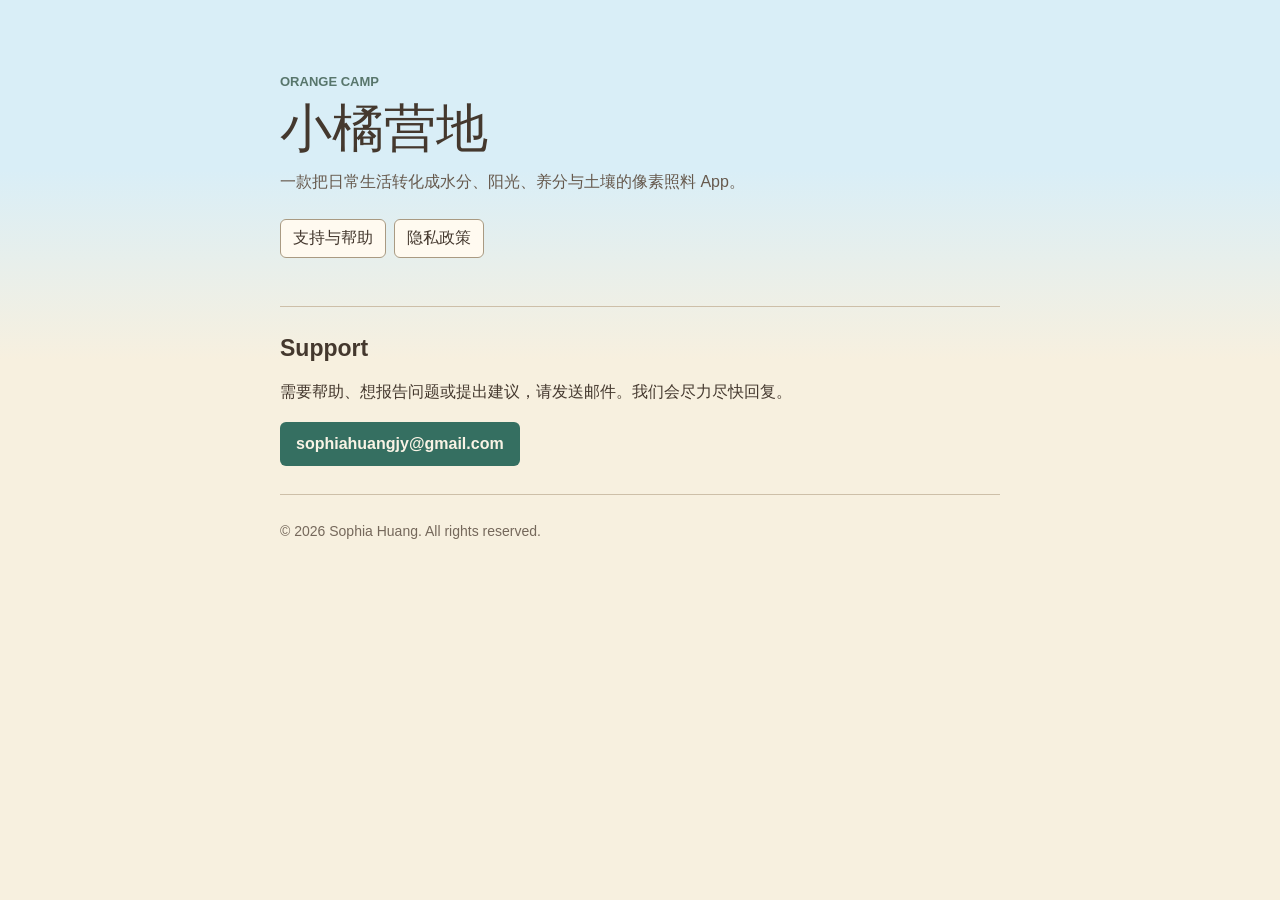
<file: index.html>
<!doctype html>
<html lang="zh-CN">
<head>
  <meta charset="UTF-8">
  <meta name="viewport" content="width=device-width,initial-scale=1">
  <meta name="description" content="小橘营地支持与隐私信息">
  <title>小橘营地 · Orange Camp Support</title>
  <link rel="stylesheet" href="styles.css">
</head>
<body><main>
  <header><span class="eyebrow">Orange Camp</span><h1>小橘营地</h1><p>一款把日常生活转化成水分、阳光、养分与土壤的像素照料 App。</p><nav class="language-nav"><a href="support.html">支持与帮助</a><a href="privacy.html">隐私政策</a></nav></header>
  <article><h2>Support</h2><p>需要帮助、想报告问题或提出建议，请发送邮件。我们会尽力尽快回复。</p><a class="contact" href="mailto:sophiahuangjy@gmail.com">sophiahuangjy@gmail.com</a></article>
  <footer>© 2026 Sophia Huang. All rights reserved.</footer>
</main></body>
</html>
</file>
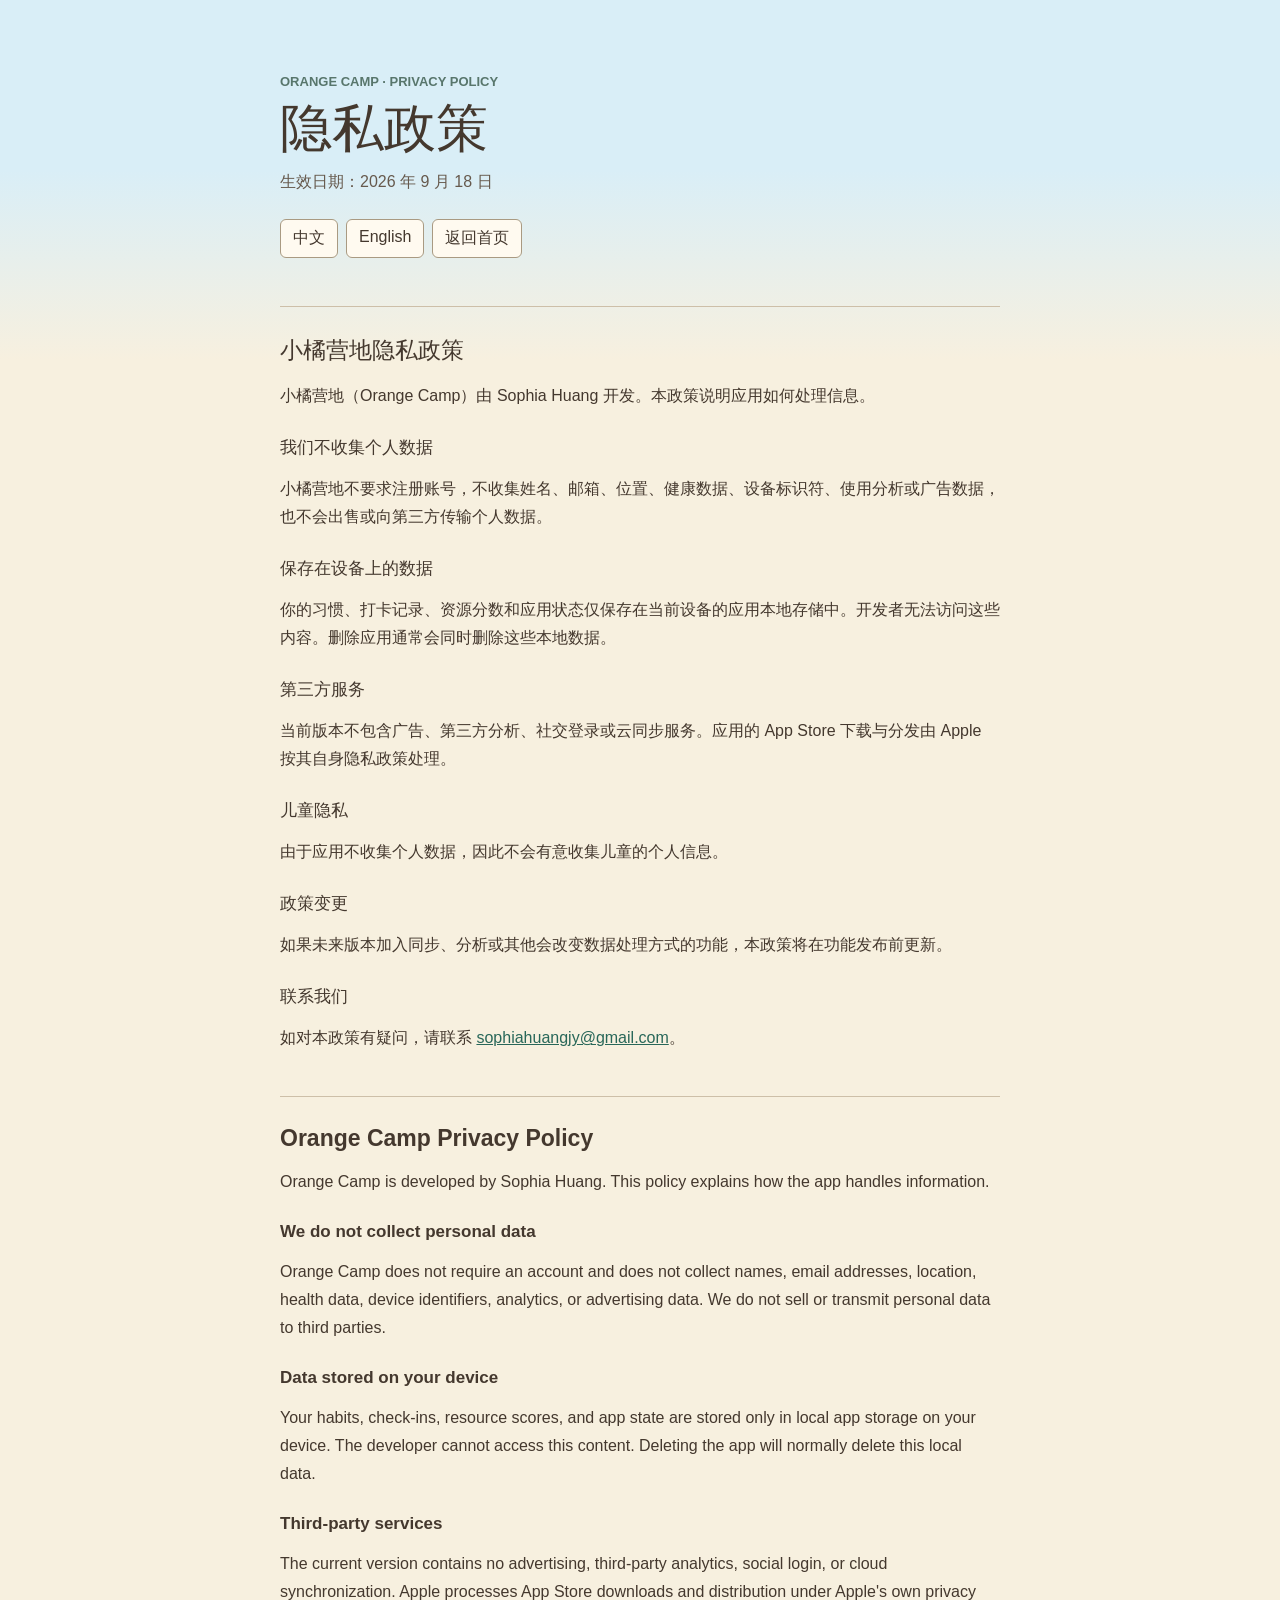
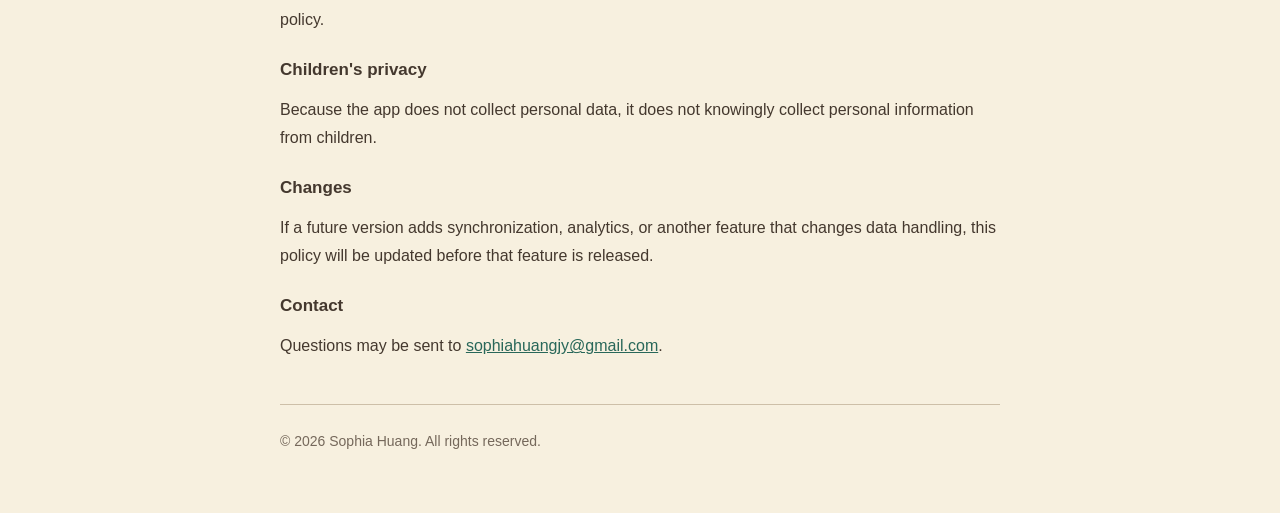
<file: privacy.html>
<!doctype html>
<html lang="zh-CN">
<head>
  <meta charset="UTF-8">
  <meta name="viewport" content="width=device-width,initial-scale=1">
  <meta name="description" content="小橘营地隐私政策">
  <title>隐私政策 · Orange Camp</title>
  <link rel="stylesheet" href="styles.css">
</head>
<body><main>
  <header><span class="eyebrow">Orange Camp · Privacy Policy</span><h1>隐私政策</h1><p>生效日期：2026 年 9 月 18 日</p><nav class="language-nav"><a href="#zh">中文</a><a href="#en">English</a><a href="index.html">返回首页</a></nav></header>
  <article id="zh"><h2>小橘营地隐私政策</h2><p>小橘营地（Orange Camp）由 Sophia Huang 开发。本政策说明应用如何处理信息。</p><h3>我们不收集个人数据</h3><p>小橘营地不要求注册账号，不收集姓名、邮箱、位置、健康数据、设备标识符、使用分析或广告数据，也不会出售或向第三方传输个人数据。</p><h3>保存在设备上的数据</h3><p>你的习惯、打卡记录、资源分数和应用状态仅保存在当前设备的应用本地存储中。开发者无法访问这些内容。删除应用通常会同时删除这些本地数据。</p><h3>第三方服务</h3><p>当前版本不包含广告、第三方分析、社交登录或云同步服务。应用的 App Store 下载与分发由 Apple 按其自身隐私政策处理。</p><h3>儿童隐私</h3><p>由于应用不收集个人数据，因此不会有意收集儿童的个人信息。</p><h3>政策变更</h3><p>如果未来版本加入同步、分析或其他会改变数据处理方式的功能，本政策将在功能发布前更新。</p><h3>联系我们</h3><p>如对本政策有疑问，请联系 <a href="mailto:sophiahuangjy@gmail.com">sophiahuangjy@gmail.com</a>。</p></article>
  <article id="en" lang="en"><h2>Orange Camp Privacy Policy</h2><p>Orange Camp is developed by Sophia Huang. This policy explains how the app handles information.</p><h3>We do not collect personal data</h3><p>Orange Camp does not require an account and does not collect names, email addresses, location, health data, device identifiers, analytics, or advertising data. We do not sell or transmit personal data to third parties.</p><h3>Data stored on your device</h3><p>Your habits, check-ins, resource scores, and app state are stored only in local app storage on your device. The developer cannot access this content. Deleting the app will normally delete this local data.</p><h3>Third-party services</h3><p>The current version contains no advertising, third-party analytics, social login, or cloud synchronization. Apple processes App Store downloads and distribution under Apple's own privacy policy.</p><h3>Children's privacy</h3><p>Because the app does not collect personal data, it does not knowingly collect personal information from children.</p><h3>Changes</h3><p>If a future version adds synchronization, analytics, or another feature that changes data handling, this policy will be updated before that feature is released.</p><h3>Contact</h3><p>Questions may be sent to <a href="mailto:sophiahuangjy@gmail.com">sophiahuangjy@gmail.com</a>.</p></article>
  <footer>© 2026 Sophia Huang. All rights reserved.</footer>
</main></body>
</html>
</file>
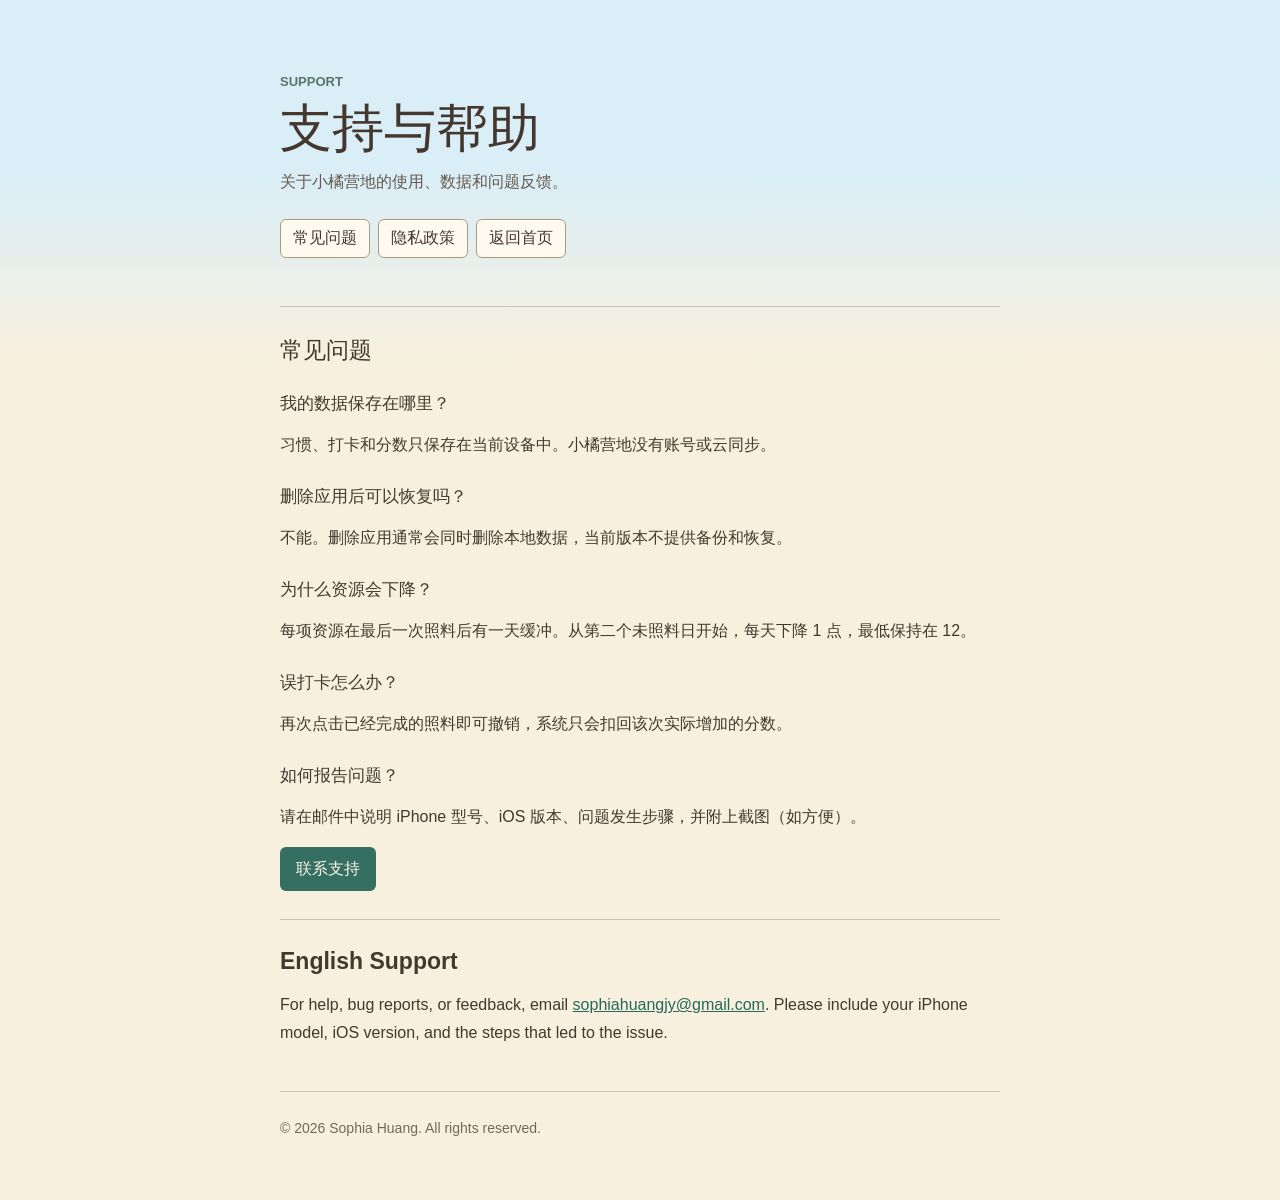
<file: support.html>
<!doctype html>
<html lang="zh-CN">
<head><meta charset="UTF-8"><meta name="viewport" content="width=device-width,initial-scale=1"><meta name="description" content="小橘营地支持与常见问题"><title>支持与帮助 · 小橘营地</title><link rel="stylesheet" href="styles.css"></head>
<body><main><header><span class="eyebrow">Support</span><h1>支持与帮助</h1><p>关于小橘营地的使用、数据和问题反馈。</p><nav class="language-nav"><a href="#faq">常见问题</a><a href="privacy.html">隐私政策</a><a href="index.html">返回首页</a></nav></header><article id="faq"><h2>常见问题</h2><h3>我的数据保存在哪里？</h3><p>习惯、打卡和分数只保存在当前设备中。小橘营地没有账号或云同步。</p><h3>删除应用后可以恢复吗？</h3><p>不能。删除应用通常会同时删除本地数据，当前版本不提供备份和恢复。</p><h3>为什么资源会下降？</h3><p>每项资源在最后一次照料后有一天缓冲。从第二个未照料日开始，每天下降 1 点，最低保持在 12。</p><h3>误打卡怎么办？</h3><p>再次点击已经完成的照料即可撤销，系统只会扣回该次实际增加的分数。</p><h3>如何报告问题？</h3><p>请在邮件中说明 iPhone 型号、iOS 版本、问题发生步骤，并附上截图（如方便）。</p><a class="contact" href="mailto:sophiahuangjy@gmail.com?subject=%E5%B0%8F%E6%A9%98%E8%90%A5%E5%9C%B0%E6%94%AF%E6%8C%81">联系支持</a></article><article lang="en"><h2>English Support</h2><p>For help, bug reports, or feedback, email <a href="mailto:sophiahuangjy@gmail.com">sophiahuangjy@gmail.com</a>. Please include your iPhone model, iOS version, and the steps that led to the issue.</p></article><footer>© 2026 Sophia Huang. All rights reserved.</footer></main></body>
</html>
</file>
<file: styles.css>
:root{font-family:-apple-system,BlinkMacSystemFont,"Segoe UI",sans-serif;color:#44382e;background:#f7f0df;font-synthesis:none}*{box-sizing:border-box}body{margin:0;min-height:100vh;background:linear-gradient(#d9eef7 0 170px,#f7f0df 360px)}main{width:min(720px,calc(100% - 32px));margin:0 auto;padding:72px 0 64px}header{margin-bottom:48px}.eyebrow{font-size:13px;font-weight:700;color:#58766c;text-transform:uppercase}h1{margin:10px 0 12px;font-size:clamp(34px,8vw,52px);line-height:1.08}header p{max-width:560px;margin:0;color:#66594d;line-height:1.7}.language-nav{display:flex;gap:8px;margin-top:24px}.language-nav a{padding:8px 12px;border:1px solid #a99a82;border-radius:6px;color:#44382e;text-decoration:none;background:#fffaf0}article{padding:28px 0;border-top:1px solid #cdbfa8}h2{margin:0 0 14px;font-size:23px}h3{margin:26px 0 8px;font-size:17px}p,li{font-size:16px;line-height:1.75}ul{padding-left:22px}a{color:#286759}footer{padding-top:28px;border-top:1px solid #cdbfa8;color:#75685b;font-size:14px}.contact{display:inline-flex;align-items:center;min-height:44px;padding:0 16px;border-radius:6px;background:#356f61;color:#f9f3e5;font-weight:700;text-decoration:none}@media(max-width:480px){main{padding-top:52px}article{padding:24px 0}}
</file>
